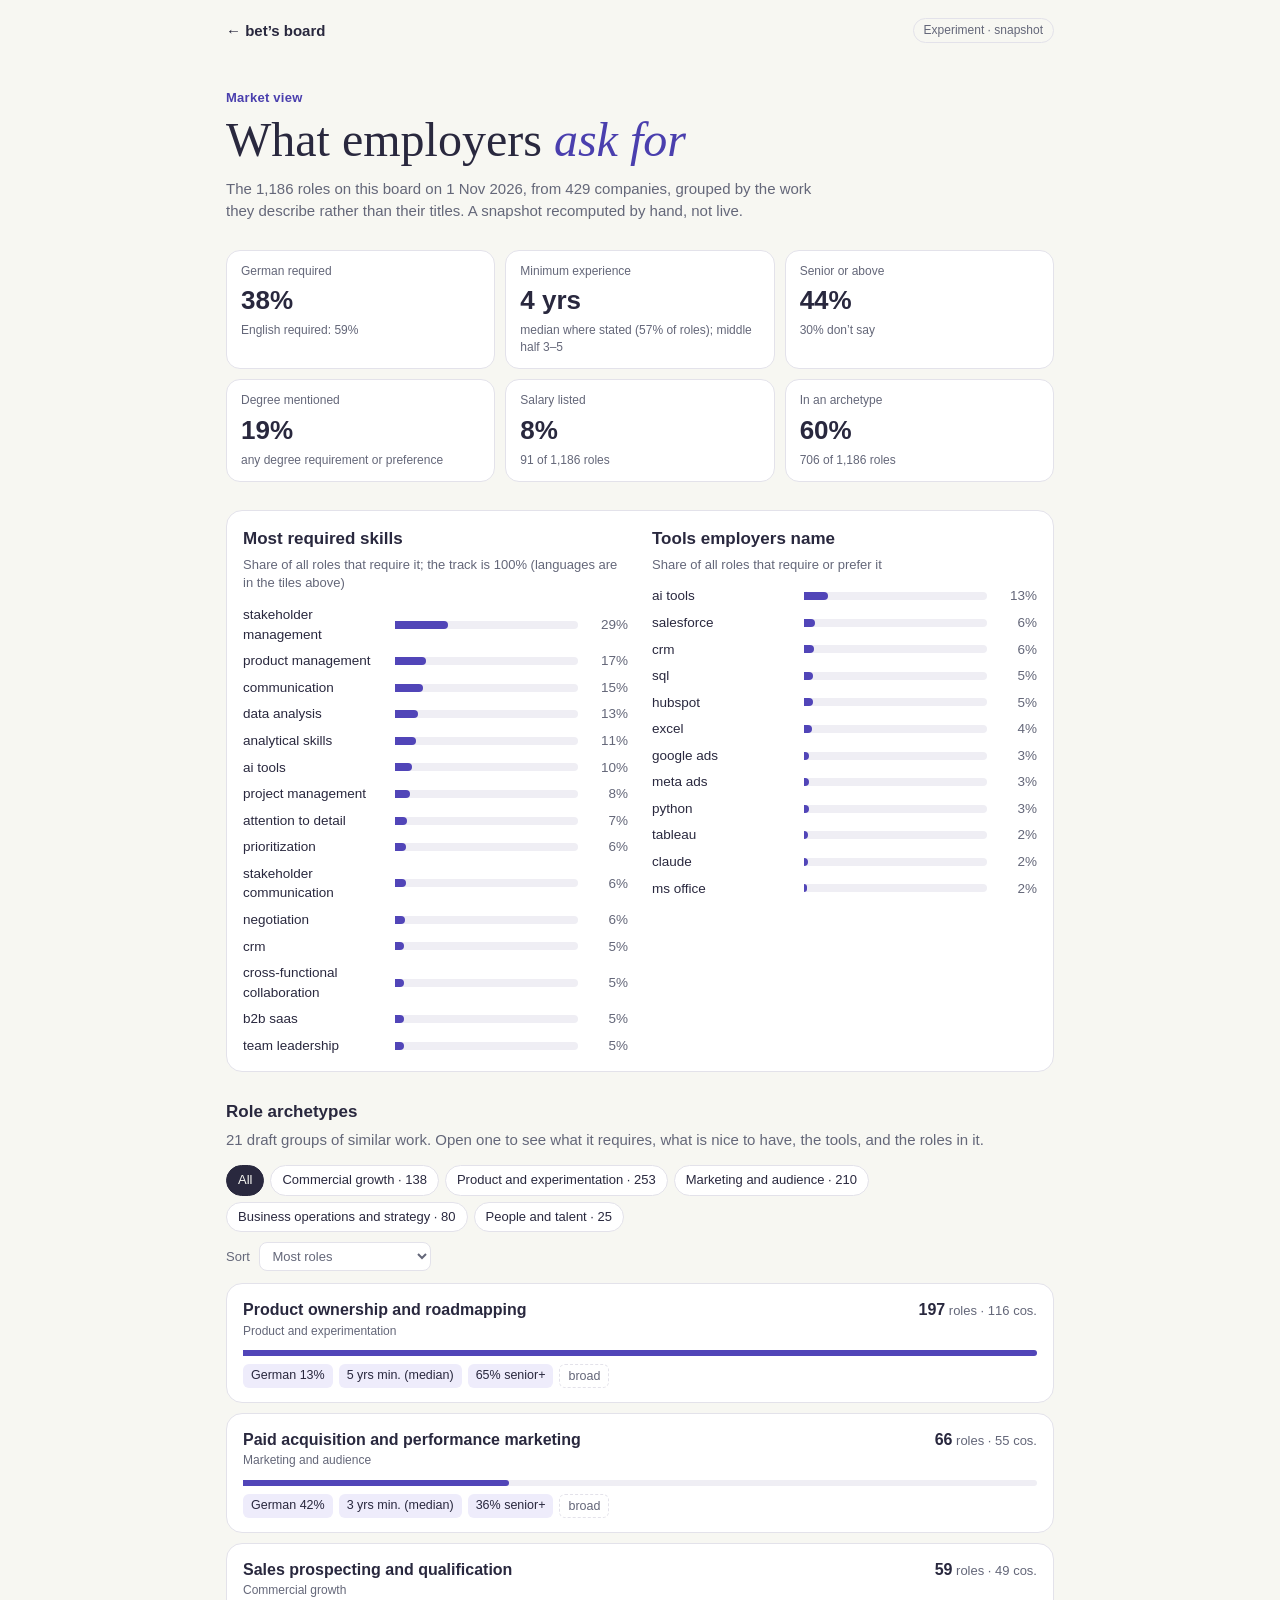
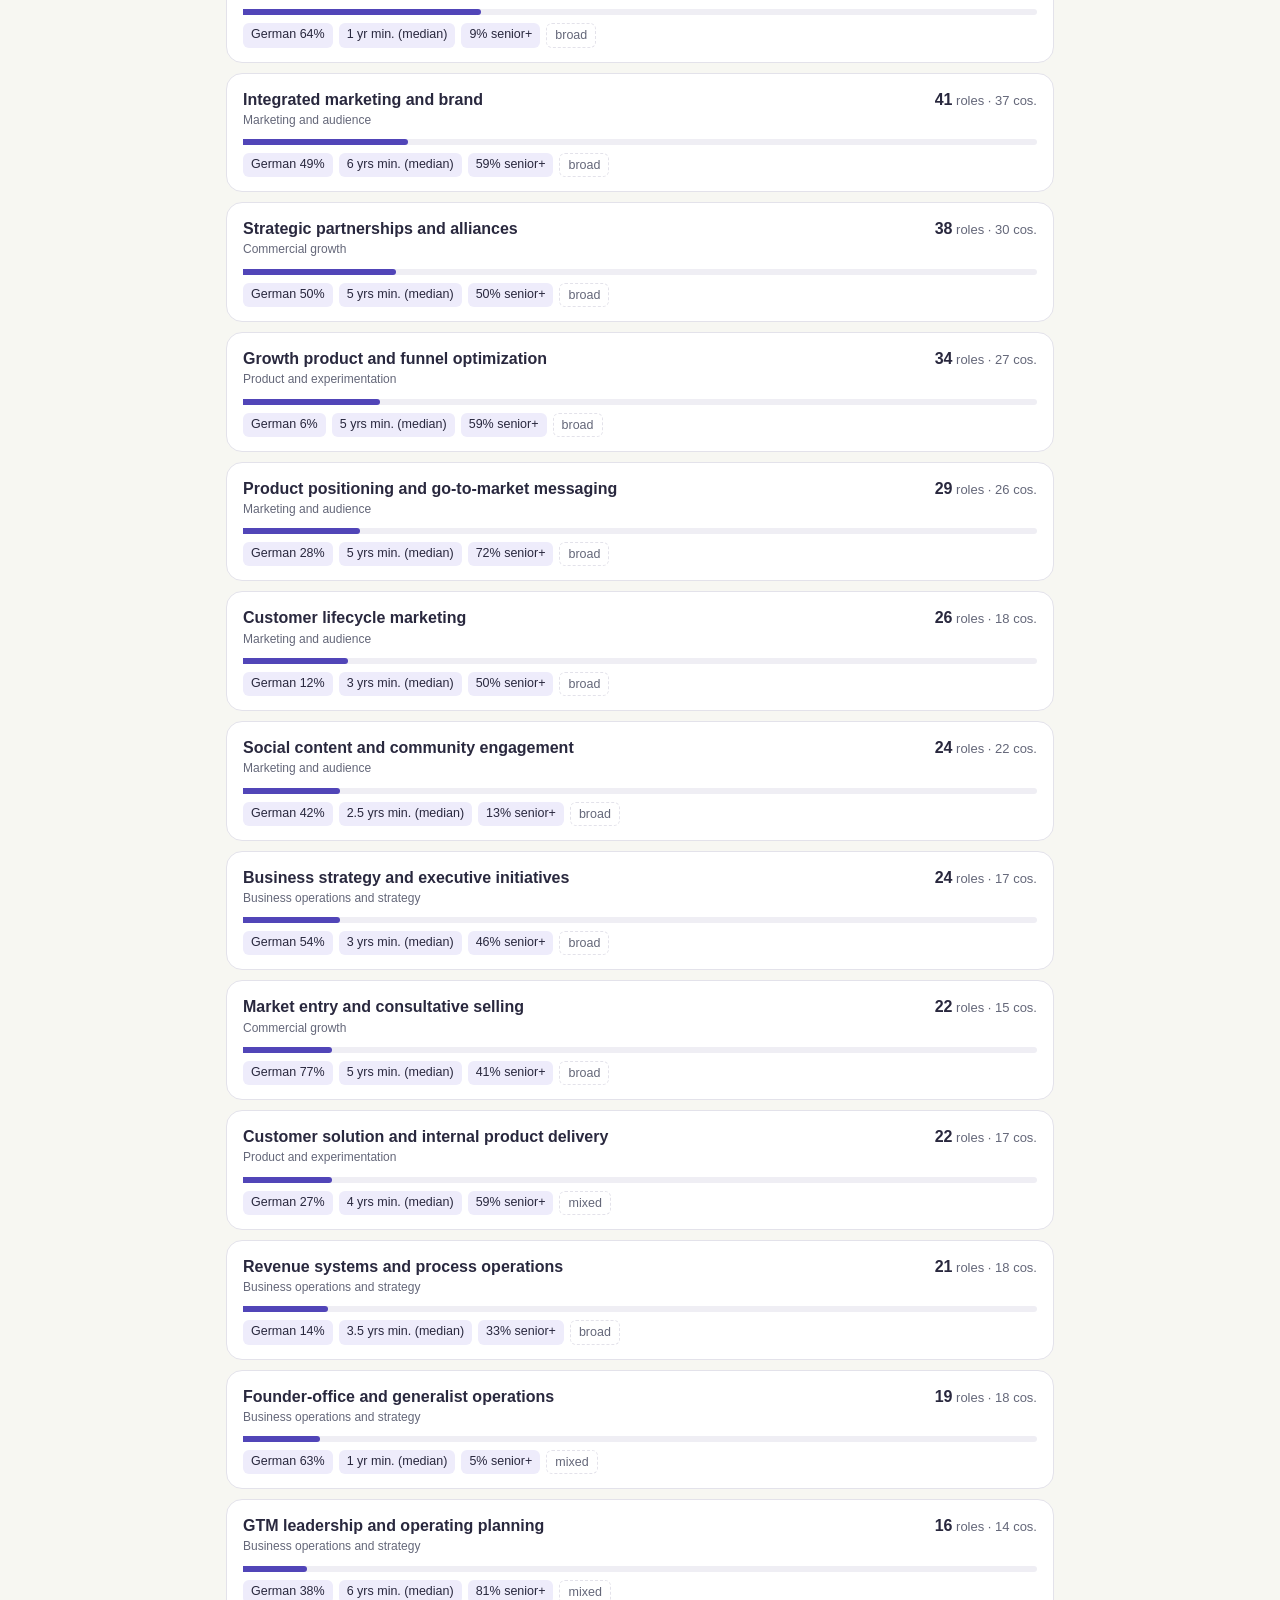
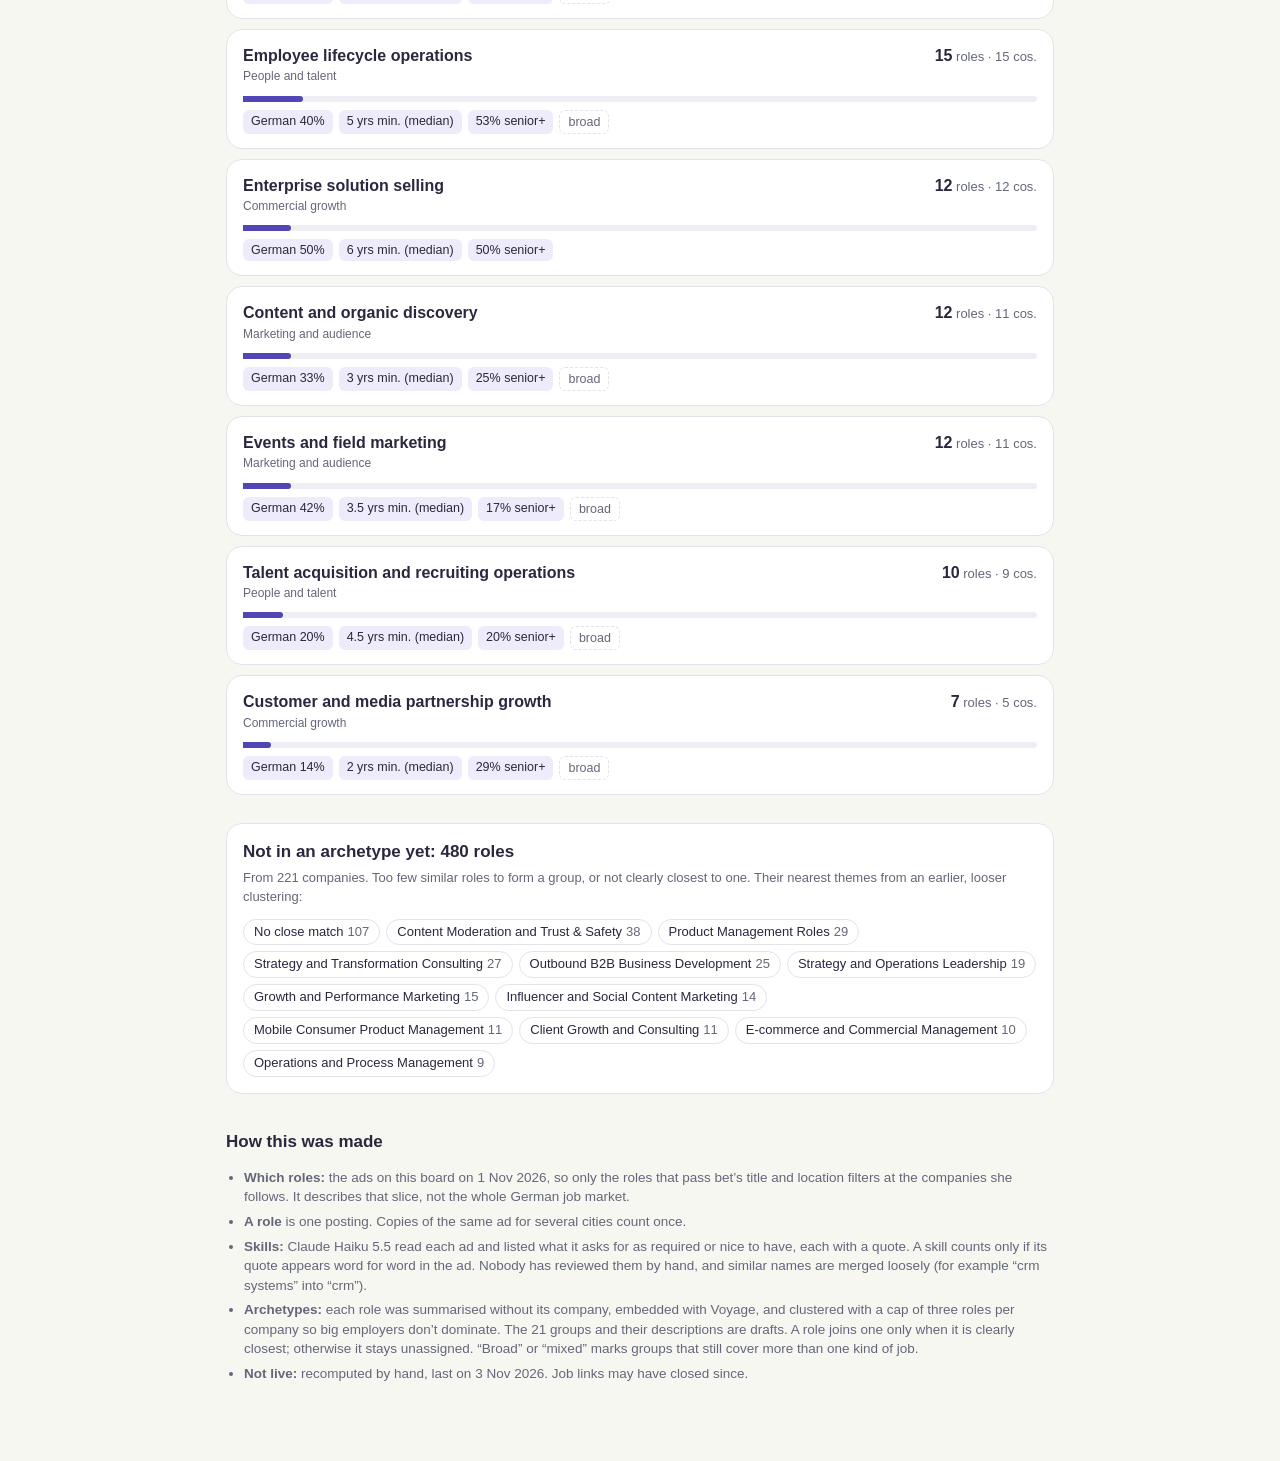
<file: job-board/market/index.html>
<!doctype html>
<html lang="en">
<head>
  <meta charset="utf-8">
  <meta name="viewport" content="width=device-width, initial-scale=1">
  <meta name="robots" content="noindex">
  <meta name="description" content="What employers ask for in the roles on bet’s board: draft role archetypes with required skills, nice-to-haves and tools.">
  <title>Market view · bet’s board</title>
  <link rel="icon" href="../favicon.svg" type="image/svg+xml">
  <style>
    :root {
      color-scheme: light;
      --paper: #f7f7f2; --card: #fff; --ink: #29283e; --muted: #646779; --line: #e3e2ea;
      --accent: #5145b8; --accent-text: #4a3fae; --pale: #eeecfb; --bar: #5145b8; --track: #efeef4;
      --serif: Georgia, 'Times New Roman', serif;
      font-family: Inter, 'Helvetica Neue', Arial, sans-serif; font-size: 15px; line-height: 1.45;
      color: var(--ink); background: var(--paper);
    }
    @media (prefers-color-scheme: dark) {
      :root {
        color-scheme: dark;
        --paper: #16151f; --card: #1f1e2b; --ink: #ecebf5; --muted: #a4a3b8; --line: #34334a;
        --accent: #8577e6; --accent-text: #b8afff; --pale: #2a2840; --bar: #8577e6; --track: #2b2a3b;
      }
    }
    * { box-sizing: border-box; }
    body { margin: 0; background: var(--paper); }
    a { color: inherit; }
    button, select { font: inherit; color: inherit; }
    :focus-visible { outline: 3px solid #8a7cdd; outline-offset: 3px; }
    .shell { max-width: 860px; margin: 0 auto; padding: 0 16px 64px; }
    .top { display: flex; align-items: center; justify-content: space-between; padding: 18px 0; }
    .back { text-decoration: none; font-weight: 600; }
    .back:hover { color: var(--accent-text); }
    .tag { font-size: 12px; color: var(--muted); border: 1px solid var(--line); border-radius: 999px; padding: 3px 10px; }
    .kicker { margin: 18px 0 6px; color: var(--accent-text); font-weight: 600; font-size: 13px; letter-spacing: .02em; }
    h1 { margin: 0; font-family: var(--serif); font-weight: 400; font-size: clamp(32px, 7vw, 48px); line-height: 1.08; }
    h1 em { color: var(--accent-text); }
    h2 { margin: 0 0 4px; font-size: 17px; }
    h3 { margin: 18px 0 8px; font-size: 13px; text-transform: uppercase; letter-spacing: .05em; color: var(--muted); }
    .intro { color: var(--muted); max-width: 40em; margin: 12px 0 0; }
    .note { color: var(--muted); font-size: 13px; margin: 0 0 12px; }
    section { margin-top: 28px; }
    .tiles { display: grid; grid-template-columns: repeat(2, minmax(0, 1fr)); gap: 10px; }
    @media (min-width: 640px) { .tiles { grid-template-columns: repeat(3, minmax(0, 1fr)); } }
    .tile { background: var(--card); border: 1px solid var(--line); border-radius: 14px; padding: 12px 14px; }
    .tile dt { font-size: 12px; color: var(--muted); }
    .tile dd { margin: 2px 0 0; font-size: 26px; font-weight: 650; font-variant-numeric: tabular-nums; }
    .tile small { display: block; color: var(--muted); font-size: 12px; margin-top: 2px; }
    .panel { background: var(--card); border: 1px solid var(--line); border-radius: 16px; padding: 16px; }
    .two { display: grid; gap: 24px; }
    @media (min-width: 720px) { .two { grid-template-columns: 1fr 1fr; } }
    .bars { list-style: none; margin: 0; padding: 0; display: grid; gap: 7px; }
    .bars li { display: grid; grid-template-columns: minmax(0, 10.5em) minmax(40px, 1fr) 3em; align-items: center; gap: 10px; font-size: 13.5px; }
    .bars .label { overflow-wrap: anywhere; }
    .bars .track { height: 8px; background: var(--track); border-radius: 0 4px 4px 0; }
    .bars .fill { height: 100%; background: var(--bar); border-radius: 0 4px 4px 0; min-width: 2px; }
    .bars .val { text-align: right; font-variant-numeric: tabular-nums; color: var(--muted); }
    .section-head p { margin: 0; color: var(--muted); }
    .controls { display: flex; flex-wrap: wrap; gap: 10px; align-items: center; justify-content: space-between; margin: 14px 0 12px; }
    .chips { display: flex; flex-wrap: wrap; gap: 6px; }
    .chip { border: 1px solid var(--line); background: var(--card); border-radius: 999px; padding: 5px 11px; font-size: 13px; cursor: pointer; }
    .chip[aria-pressed="true"] { background: var(--ink); color: var(--paper); border-color: var(--ink); }
    .controls label { font-size: 13px; color: var(--muted); }
    .controls select { margin-left: 6px; border: 1px solid var(--line); background: var(--card); border-radius: 8px; padding: 5px 8px; }
    details.arc { background: var(--card); border: 1px solid var(--line); border-radius: 16px; margin-bottom: 10px; }
    details.arc[open] { border-color: var(--accent); }
    details.arc > summary { list-style: none; cursor: pointer; padding: 14px 16px; }
    details.arc > summary::-webkit-details-marker { display: none; }
    .sum-top { display: flex; justify-content: space-between; gap: 12px; align-items: baseline; }
    .sum-name { font-weight: 650; font-size: 16px; }
    .sum-count { white-space: nowrap; color: var(--muted); font-size: 13px; font-variant-numeric: tabular-nums; }
    .sum-count b { color: var(--ink); font-size: 16px; }
    .sum-family { font-size: 12px; color: var(--muted); margin-top: 1px; }
    .size { height: 6px; background: var(--track); border-radius: 0 3px 3px 0; margin: 10px 0 8px; }
    .size div { height: 100%; background: var(--bar); border-radius: 0 3px 3px 0; }
    .facts { display: flex; flex-wrap: wrap; gap: 6px; }
    .fact { font-size: 12.5px; background: var(--pale); border-radius: 6px; padding: 2px 8px; font-variant-numeric: tabular-nums; }
    .fact.flag { background: transparent; border: 1px dashed var(--line); color: var(--muted); }
    .body { padding: 0 16px 16px; border-top: 1px solid var(--line); }
    .body p.def { margin: 14px 0 0; }
    .body ul.resp { margin: 0; padding-left: 18px; }
    .body ul.resp li { margin: 3px 0; }
    .pills { display: flex; flex-wrap: wrap; gap: 6px; }
    .pill { font-size: 13px; border: 1px solid var(--line); border-radius: 999px; padding: 3px 10px; }
    .pill span { color: var(--muted); margin-left: 4px; font-variant-numeric: tabular-nums; }
    .grid2 { display: grid; gap: 4px 24px; }
    @media (min-width: 720px) { .grid2 { grid-template-columns: 1fr 1fr; } }
    .jobs { list-style: none; margin: 0; padding: 0; }
    .jobs li { padding: 8px 0; border-bottom: 1px solid var(--line); }
    .jobs li:last-child { border-bottom: 0; }
    .jobs a { font-weight: 600; text-decoration: none; }
    .jobs a:hover { color: var(--accent-text); text-decoration: underline; }
    .jobs .meta { display: block; color: var(--muted); font-size: 13px; }
    .more { margin-top: 8px; border: 1px solid var(--line); background: transparent; border-radius: 8px; padding: 6px 12px; cursor: pointer; font-size: 13px; }
    footer { margin-top: 36px; color: var(--muted); font-size: 13.5px; }
    footer h2 { color: var(--ink); }
    footer ul { padding-left: 18px; }
    footer li { margin: 5px 0; }
    .error { color: #b3261e; }
  </style>
</head>
<body>
  <div class="shell">
    <header class="top">
      <a class="back" href="../">← bet’s board</a>
      <span class="tag">Experiment · snapshot</span>
    </header>

    <section class="hero" aria-labelledby="title">
      <p class="kicker">Market view</p>
      <h1 id="title">What employers <em>ask for</em></h1>
      <p class="intro" id="intro">Loading…</p>
    </section>

    <section aria-label="Across all roles">
      <dl class="tiles" id="tiles"></dl>
    </section>

    <section class="panel two" aria-label="Most required across all roles">
      <div>
        <h2>Most required skills</h2>
        <p class="note">Share of all roles that require it; the track is 100% (languages are in the tiles above)</p>
        <ol class="bars" id="top-skills"></ol>
      </div>
      <div>
        <h2>Tools employers name</h2>
        <p class="note">Share of all roles that require or prefer it</p>
        <ol class="bars" id="top-tools"></ol>
      </div>
    </section>

    <section aria-labelledby="arc-title">
      <div class="section-head">
        <h2 id="arc-title">Role archetypes</h2>
        <p id="arc-intro"></p>
      </div>
      <div class="controls">
        <div class="chips" id="families" role="group" aria-label="Filter by family"></div>
        <label>Sort
          <select id="sort">
            <option value="groups">Most roles</option>
            <option value="german">Least German required</option>
            <option value="junior">Most junior</option>
            <option value="name">A–Z</option>
          </select>
        </label>
      </div>
      <div id="list"></div>
    </section>

    <section class="panel" id="unassigned" aria-labelledby="un-title"></section>

    <footer id="about">
      <h2>How this was made</h2>
      <ul>
        <li><strong>Which roles:</strong> the ads on this board on <span data-k="snapshot"></span>, so only the roles that pass bet’s title and location filters at the companies she follows. It describes that slice, not the whole German job market.</li>
        <li><strong>A role</strong> is one posting. Copies of the same ad for several cities count once.</li>
        <li><strong>Skills:</strong> Claude Haiku 5.5 read each ad and listed what it asks for as required or nice to have, each with a quote. A skill counts only if its quote appears word for word in the ad. Nobody has reviewed them by hand, and similar names are merged loosely (for example “crm systems” into “crm”).</li>
        <li><strong>Archetypes:</strong> each role was summarised without its company, embedded with Voyage, and clustered with a cap of three roles per company so big employers don’t dominate. The 21 groups and their descriptions are drafts. A role joins one only when it is clearly closest; otherwise it stays unassigned. “Broad” or “mixed” marks groups that still cover more than one kind of job.</li>
        <li><strong>Not live:</strong> recomputed by hand, last on <span data-k="computed"></span>. Job links may have closed since.</li>
      </ul>
    </footer>
  </div>

  <script>
  (() => {
    const $ = (id) => document.getElementById(id);
    const pct = (p) => Math.round(p * 100) + '%';
    const num = (n) => n.toLocaleString('en');
    const el = (tag, attrs = {}, ...kids) => {
      const node = document.createElement(tag);
      for (const [k, v] of Object.entries(attrs)) {
        if (v == null || v === false) continue;
        if (k === 'class') node.className = v;
        else if (k === 'style') node.style.cssText = v;
        else node.setAttribute(k, v);
      }
      for (const kid of kids.flat()) if (kid != null && kid !== false) node.append(kid instanceof Node ? kid : String(kid));
      return node;
    };
    const safeUrl = (u) => /^https?:\/\//i.test(u || '') ? u : null;
    const date = (iso) => new Date(iso + 'T12:00:00Z').toLocaleDateString('en-GB', { day: 'numeric', month: 'short', year: 'numeric' });

    function bars(rows, total) {   // bar length = share of roles, on a 0-100% track
      return el('ol', { class: 'bars' }, rows.map((r) => el('li',
        { title: `${r.s}: ${num(r.n)} of ${num(total)} roles (${pct(r.p)})` },
        el('span', { class: 'label' }, r.s),
        el('span', { class: 'track', 'aria-hidden': 'true' }, el('span', { class: 'fill', style: `display:block;width:${r.p * 100}%` })),
        el('span', { class: 'val' }, pct(r.p)))));
    }

    function render(d) {
      const c = d.cohort, n = c.groups;
      const assigned = d.archetypes.reduce((s, a) => s + a.groups, 0);
      document.querySelectorAll('[data-k="snapshot"]').forEach((x) => { x.textContent = date(d.snapshot); });
      document.querySelectorAll('[data-k="computed"]').forEach((x) => { x.textContent = date(d.computed); });
      $('intro').textContent = `The ${num(n)} roles on this board on ${date(d.snapshot)}, from ${num(c.employers)} companies, ` +
        `grouped by the work they describe rather than their titles. A snapshot recomputed by hand, not live.`;

      const tile = (label, value, sub) => el('div', { class: 'tile' }, el('dt', {}, label), el('dd', {}, value), sub && el('small', {}, sub));
      $('tiles').append(
        tile('German required', pct(c.german), `English required: ${pct(c.english)}`),
        tile('Minimum experience', `${c.yearsMedian} yrs`, `median where stated (${pct(c.yearsStated / n)} of roles); middle half ${c.yearsRange[0]}–${c.yearsRange[1]}`),
        tile('Senior or above', pct(c.senior), `${pct(c.seniority.find((s) => s.k === 'Not stated').n / n)} don’t say`),
        tile('Degree mentioned', pct(c.degree), 'any degree requirement or preference'),
        tile('Salary listed', pct(c.salary / n), `${num(c.salary)} of ${num(n)} roles`),
        tile('In an archetype', pct(assigned / n), `${num(assigned)} of ${num(n)} roles`));
      $('top-skills').replaceWith(bars(c.required, n));
      $('top-tools').replaceWith(bars(c.tools, n));

      $('arc-intro').textContent = `${d.archetypes.length} draft groups of similar work. Open one to see what it requires, ` +
        `what is nice to have, the tools, and the roles in it.`;

      const fams = Object.fromEntries(d.families.map((f) => [f.id, f]));
      const maxGroups = Math.max(...d.archetypes.map((a) => a.groups));
      const cards = d.archetypes.map((a) => ({ a, node: card(a, fams[a.family], maxGroups) }));
      const state = { family: '', sort: 'groups' };

      const chip = (id, label) => {
        const b = el('button', { class: 'chip', type: 'button', 'aria-pressed': String(state.family === id) }, label);
        b.addEventListener('click', () => { state.family = id; draw(); });
        return b;
      };
      const count = (id) => d.archetypes.filter((a) => a.family === id).reduce((s, a) => s + a.groups, 0);
      function draw() {
        $('families').replaceChildren(chip('', 'All'), ...d.families.map((f) => chip(f.id, `${f.name} · ${count(f.id)}`)));
        const order = {
          groups: (x, y) => y.a.groups - x.a.groups,
          german: (x, y) => x.a.german - y.a.german || y.a.groups - x.a.groups,
          junior: (x, y) => x.a.senior - y.a.senior || y.a.groups - x.a.groups,
          name: (x, y) => x.a.name.localeCompare(y.a.name),
        }[state.sort];
        $('list').replaceChildren(...cards.filter((x) => !state.family || x.a.family === state.family).sort(order).map((x) => x.node));
      }
      $('sort').addEventListener('change', (e) => { state.sort = e.target.value; draw(); });
      draw();

      const u = d.unassigned;
      $('unassigned').append(
        el('h2', { id: 'un-title' }, `Not in an archetype yet: ${num(u.groups)} roles`),
        el('p', { class: 'note' }, `From ${num(u.employers)} companies. Too few similar roles to form a group, or not clearly closest to one. ` +
          'Their nearest themes from an earlier, looser clustering:'),
        el('div', { class: 'pills' }, u.themes.map((t) => el('span', { class: 'pill' }, t.s === 'Unbucketed' ? 'No close match' : t.s, el('span', {}, num(t.n))))));

      const open = decodeURIComponent(location.hash.slice(1));
      const target = open && document.getElementById(open);
      if (target && target.tagName === 'DETAILS') { target.open = true; target.scrollIntoView({ block: 'start' }); }
    }

    function card(a, fam, maxGroups) {
      const years = a.yearsMedian == null ? 'years rarely stated' : `${a.yearsMedian} yr${a.yearsMedian === 1 ? '' : 's'} min. (median)`;
      const flags = [a.coherence && a.coherence !== 'coherent' ? a.coherence : null].filter(Boolean);
      const details = el('details', { class: 'arc', id: a.id });
      const summary = el('summary', {},
        el('div', { class: 'sum-top' },
          el('div', {}, el('div', { class: 'sum-name' }, a.name), el('div', { class: 'sum-family' }, fam ? fam.name : '')),
          el('div', { class: 'sum-count' }, el('b', {}, num(a.groups)), ' roles · ', num(a.employers), ' cos.')),
        el('div', { class: 'size', 'aria-hidden': 'true' }, el('div', { style: `width:${(a.groups / maxGroups) * 100}%` })),
        el('div', { class: 'facts' },
          el('span', { class: 'fact' }, `German ${pct(a.german)}`),
          el('span', { class: 'fact' }, years),
          el('span', { class: 'fact' }, `${pct(a.senior)} senior+`),
          flags.map((f) => el('span', { class: 'fact flag', title: 'This draft group still covers more than one kind of job' }, f))));
      details.append(summary);
      let built = false;
      details.addEventListener('toggle', () => {
        if (details.open) {
          if (!built) { details.append(body(a)); built = true; }
          history.replaceState(null, '', '#' + a.id);
        } else if (location.hash === '#' + a.id) {
          history.replaceState(null, '', location.pathname);
        }
      });
      return details;
    }

    function body(a) {
      const n = a.groups;
      const pills = (rows, fmt) => el('div', { class: 'pills' }, rows.map((r) => el('span', { class: 'pill' }, r.s, el('span', {}, fmt(r)))));
      const sen = a.seniority.filter((s) => s.n > 0).map((s) => `${s.k} ${s.n}`).join(' · ');
      const box = el('div', { class: 'body' },
        el('p', { class: 'def' }, a.definition),
        el('h3', {}, 'Typical work'),
        el('ul', { class: 'resp' }, a.responsibilities.map((r) => el('li', {}, r))),
        el('div', { class: 'grid2' },
          el('div', {}, el('h3', {}, 'Required'), a.required.length ? bars(a.required, n) : el('p', { class: 'note' }, 'Nothing required by two or more roles.')),
          el('div', {}, el('h3', {}, 'Nice to have'), a.preferred.length ? bars(a.preferred, n) : el('p', { class: 'note' }, 'Rarely stated.'))),
        a.tools.length ? [el('h3', {}, 'Tools (required or nice to have)'), pills(a.tools, (r) => pct(r.p))] : null,
        a.distinctive.length ? [el('h3', {}, 'Stands out against all roles'), pills(a.distinctive, (r) => `×${r.x}`),
          el('p', { class: 'note', style: 'margin-top:6px' }, 'How many times more often it is required here than across the board.')] : null,
        el('h3', {}, 'Seniority'), el('p', { style: 'margin:0' }, sen),
        el('h3', {}, 'Salary where listed'),
        a.salaries.length
          ? [el('p', { class: 'note', style: 'margin-bottom:6px' }, `${a.salary} of ${n} roles list a salary.`),
             el('div', { class: 'pills' }, a.salaries.map((s) => el('span', { class: 'pill' }, s)))]
          : el('p', { class: 'note', style: 'margin:0' }, 'None of these roles list a salary.'),
        el('h3', {}, `Roles (${num(a.jobs.length)}, most typical first)`));
      const list = el('ul', { class: 'jobs' });
      const item = (j) => {
        const url = safeUrl(j.u);
        return el('li', {}, url ? el('a', { href: url, target: '_blank', rel: 'noopener' }, j.t) : el('strong', {}, j.t),
          el('span', { class: 'meta' }, [j.c, j.l].filter(Boolean).join(' · ') + (j.k > 1 ? ` · ${j.k} cities` : '')));
      };
      const first = 6;
      list.append(...a.jobs.slice(0, first).map(item));
      box.append(list);
      if (a.jobs.length > first) {
        const more = el('button', { class: 'more', type: 'button' }, `Show all ${num(a.jobs.length)}`);
        more.addEventListener('click', () => { list.append(...a.jobs.slice(first).map(item)); more.remove(); });
        box.append(more);
      }
      return box;
    }

    fetch('./data.json', { cache: 'no-cache' })
      .then((r) => { if (!r.ok) throw new Error(r.status); return r.json(); })
      .then(render)
      .catch((e) => { $('intro').textContent = 'Could not load the data (' + e.message + ').'; $('intro').className = 'intro error'; });
  })();
  </script>
</body>
</html>
</file>
